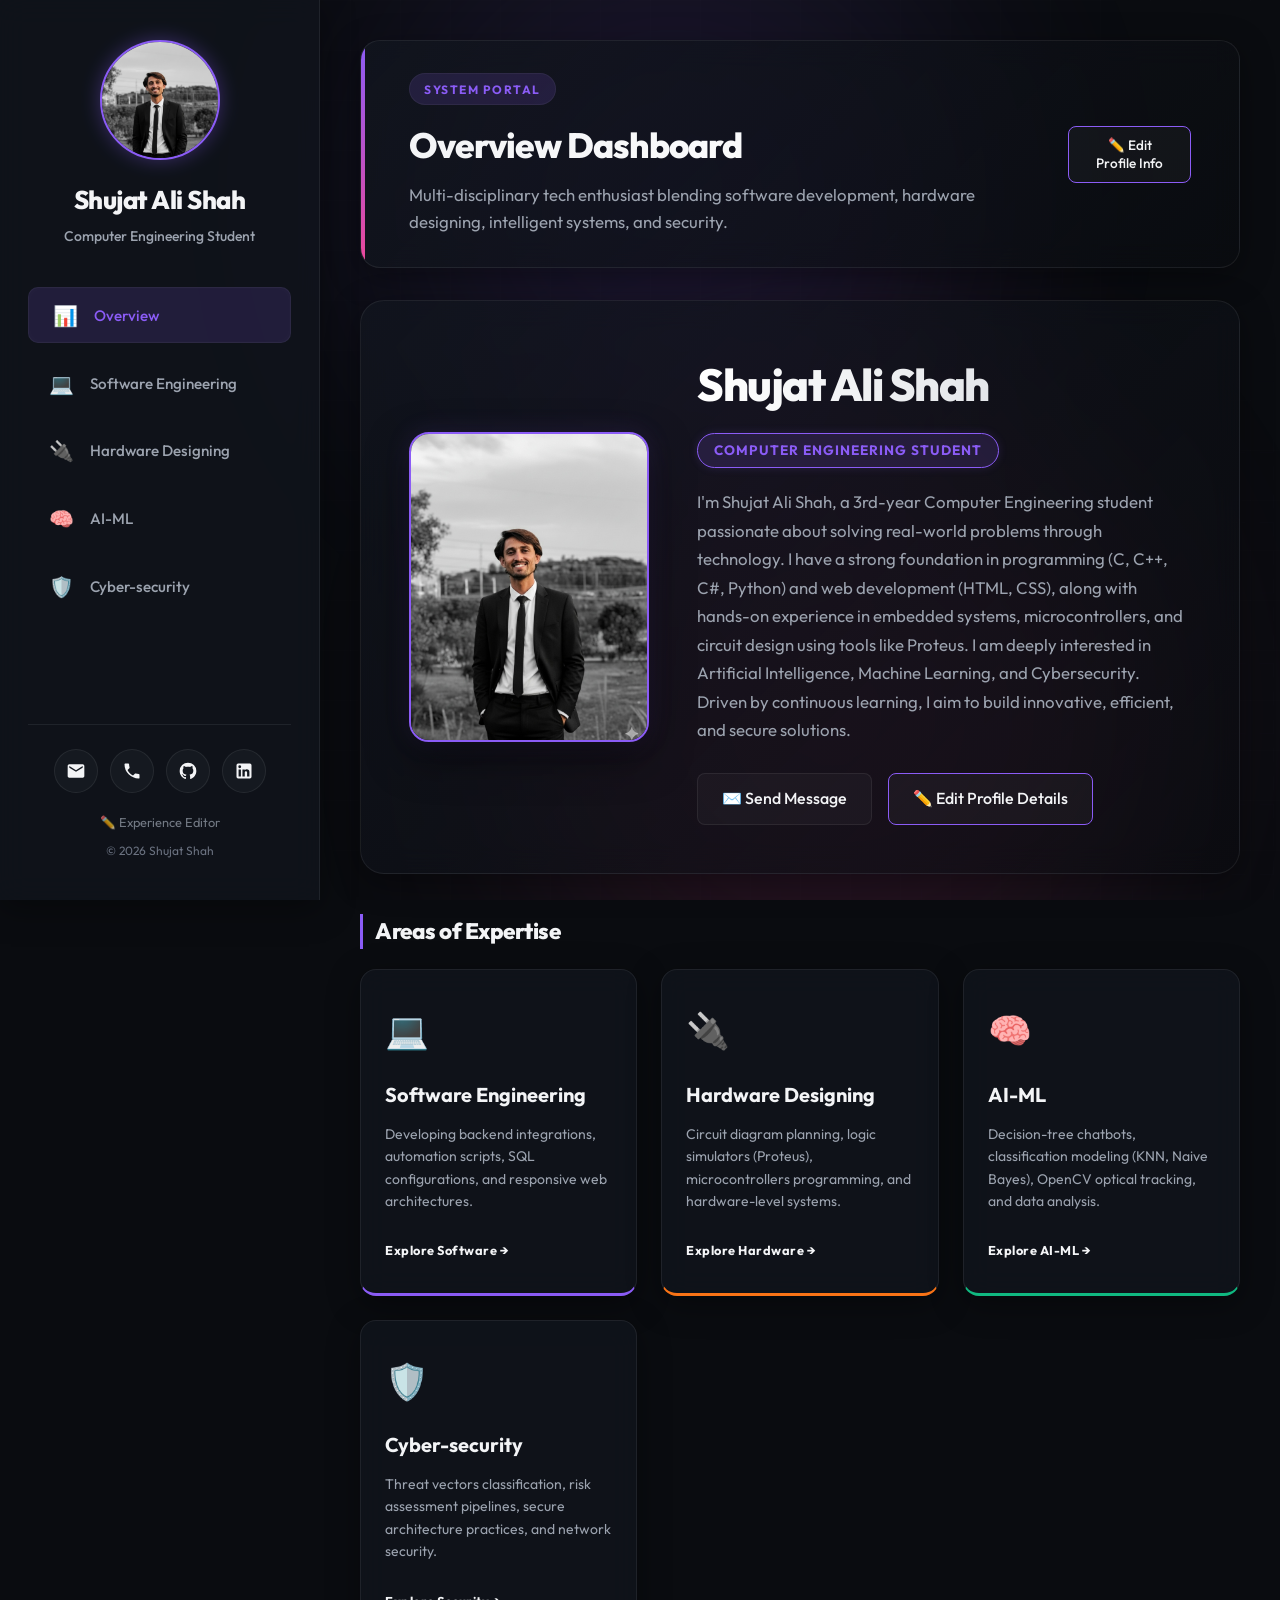
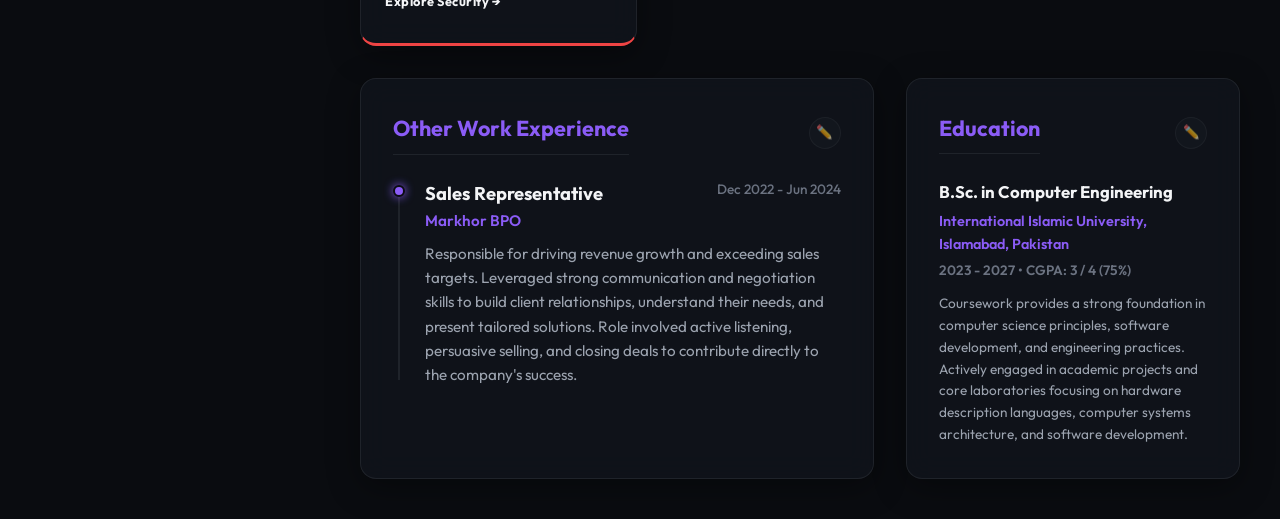
<file: index.html>
<!DOCTYPE html>
<html lang="en" data-theme="portal">
<head>
  <meta charset="UTF-8">
  <meta name="viewport" content="width=device-width, initial-scale=1.0">
  <title>Shujat Ali Shah | Professional Portfolio</title>
  <meta name="description" content="Professional portfolio of Shujat Ali Shah, a Computer Engineering student specializing in Software Engineering, Hardware Designing, AI-ML, and Cyber-security.">
  
  <!-- Google Fonts for Each Field -->
  <link rel="preconnect" href="https://fonts.googleapis.com">
  <link rel="preconnect" href="https://fonts.gstatic.com" crossorigin>
  <link href="https://fonts.googleapis.com/css2?family=JetBrains+Mono:wght@300;400;600;700&family=Orbitron:wght@400;600;800;900&family=Outfit:wght@300;400;500;700;800&family=Playfair+Display:ital,wght@0,400;0,700;1,400&family=VT323&display=swap" rel="stylesheet">
  
  <link rel="stylesheet" href="style.css">
</head>
<body>

  <!-- Background Watermark Container -->
  <div class="background-watermark" id="bg-watermark">
    <div class="watermark-svg-container" id="watermark-svg-container"></div>
    <div class="background-grid"></div>
    <div class="glowing-orb orb-1"></div>
    <div class="glowing-orb orb-2"></div>
  </div>

  <div class="portfolio-container">
    
    <!-- Sidebar Navigation -->
    <aside class="sidebar glass">
      <div class="profile-section">
        <div class="avatar-container">
          <div class="avatar-glow"></div>
          <!-- Avatar container referencing profile.png -->
          <div class="avatar-image">
            <img src="profile.png" alt="Shujat Ali Shah" class="avatar-img-round">
          </div>
        </div>
        <h1 class="profile-name" id="user-name">Shujat Ali Shah</h1>
        <p class="profile-subtitle" id="user-title">Computer Engineering Student</p>
      </div>

      <!-- Navigation Links -->
      <nav class="nav-menu">
        <button class="nav-item active" data-tab="portal" id="nav-portal">
          <span class="nav-icon">📊</span>
          <span class="nav-text">Overview</span>
        </button>
        <button class="nav-item" data-tab="software" id="nav-software">
          <span class="nav-icon">💻</span>
          <span class="nav-text">Software Engineering</span>
        </button>
        <button class="nav-item" data-tab="hardware" id="nav-hardware">
          <span class="nav-icon">🔌</span>
          <span class="nav-text">Hardware Designing</span>
        </button>
        <button class="nav-item" data-tab="ai-ml" id="nav-ai-ml">
          <span class="nav-icon">🧠</span>
          <span class="nav-text">AI-ML</span>
        </button>
        <button class="nav-item" data-tab="cybersecurity" id="nav-cybersecurity">
          <span class="nav-icon">🛡️</span>
          <span class="nav-text">Cyber-security</span>
        </button>
      </nav>

      <!-- Contact Quick Info -->
      <div class="sidebar-contact">
        <a href="mailto:shahshujatali072@gmail.com" class="contact-btn glass-button" id="contact-email" title="Email Me">
          <svg class="icon" viewBox="0 0 24 24"><path fill="currentColor" d="M20,4H4C2.9,4 2,4.9 2,6V18C2,19.1 2.9,20 4,20H20C21.1,20 22,19.1 22,18V6C22,4.9 21.1,4 20,4M20,8L12,13L4,8V6L12,11L20,6V8Z"/></svg>
        </a>
        <a href="tel:+923495193875" class="contact-btn glass-button" id="contact-phone" title="Call Me">
          <svg class="icon" viewBox="0 0 24 24"><path fill="currentColor" d="M6.62,10.79C8.06,13.62 10.38,15.94 13.21,17.38L15.41,15.18C15.69,14.9 16.08,14.82 16.43,14.93C17.55,15.3 18.75,15.5 20,15.5A1,1 0 0,1 21,16.5V20A1,1 0 0,1 20,21A17,17 0 0,1 3,4A1,1 0 0,1 4,3H7.5A1,1 0 0,1 8.5,4C8.5,5.25 8.7,6.45 9.07,7.57C9.18,7.92 9.1,8.31 8.82,8.59L6.62,10.79Z"/></svg>
        </a>
        <a href="https://github.com" target="_blank" rel="noopener" class="contact-btn glass-button" id="contact-github" title="GitHub">
          <svg class="icon" viewBox="0 0 24 24"><path fill="currentColor" d="M12,2A10,10 0 0,0 2,12C2,16.42 4.87,20.17 8.84,21.5C9.34,21.58 9.5,21.27 9.5,21C9.5,20.77 9.5,20.14 9.5,19.31C6.73,19.91 6.14,17.97 6.14,17.97C5.68,16.81 5.03,16.5 5.03,16.5C4.12,15.88 5.1,15.9 5.1,15.9C6.1,15.97 6.63,16.93 6.63,16.93C7.5,18.45 8.97,18 9.54,17.76C9.63,17.11 9.89,16.67 10.17,16.42C7.95,16.17 5.62,15.31 5.62,11.5C5.62,10.39 6,9.5 6.65,8.79C6.55,8.54 6.2,7.5 6.75,6.15C6.75,6.15 7.59,5.88 9.5,7.17C10.29,6.95 11.15,6.84 12,6.84C12.85,6.84 13.71,6.95 14.5,7.17C16.41,5.88 17.24,6.15 17.24,6.15C17.8,7.5 17.45,8.54 17.35,8.79C18,9.5 18.38,10.39 18.38,11.5C18.38,15.32 16.04,16.16 13.81,16.41C14.17,16.72 14.5,17.33 14.5,18.26C14.5,19.6 14.5,20.68 14.5,21C14.5,21.27 14.66,21.59 15.17,21.5C19.14,20.16 22,16.42 22,12A10,10 0 0,0 12,2Z"/></svg>
        </a>
        <a href="https://linkedin.com" target="_blank" rel="noopener" class="contact-btn glass-button" id="contact-linkedin" title="LinkedIn">
          <svg class="icon" viewBox="0 0 24 24"><path fill="currentColor" d="M19,3A2,2 0 0,1 21,5V19A2,2 0 0,1 19,21H5A2,2 0 0,1 3,19V5A2,2 0 0,1 5,3H19M18.5,18.5V13.2A3.26,3.26 0 0,0 15.24,9.94C14.39,9.94 13.4,10.4 12.92,11.24V10.13H10.13V18.5H12.92V13.57C12.92,12.8 13.54,12.17 14.31,12.17A1.4,1.4 0 0,1 15.71,13.57V18.5H18.5M6.88,8.56A1.68,1.68 0 0,0 8.56,6.88C8.56,5.95 7.81,5.19 6.88,5.19A1.69,1.69 0 0,0 5.19,6.88C5.19,7.81 5.95,8.56 6.88,8.56M8.27,18.5V10.13H5.5V18.5H8.27Z"/></svg>
        </a>
      </div>

      <!-- Footer Info -->
      <div class="sidebar-footer">
        <a href="admin.html" class="admin-link">✏️ Experience Editor</a>
        <div class="credits">© 2026 Shujat Shah</div>
      </div>
    </aside>

    <!-- Mobile Header -->
    <header class="mobile-header glass">
      <div class="mobile-profile">
        <span class="mobile-name">Shujat Ali Shah</span>
      </div>
      <button class="hamburger-menu" id="hamburger">
        <span></span>
        <span></span>
        <span></span>
      </button>
    </header>

    <!-- Main Content Panel -->
    <main class="main-content">
      
      <!-- HEADER METRICS / FIELD DETAILS -->
      <section class="field-header-section glass">
        <div class="field-info-row">
          <div class="field-info">
            <span class="field-badge" id="active-field-badge">System Portal</span>
            <h2 class="field-title" id="active-field-title">Overview Dashboard</h2>
            <p class="field-tagline" id="active-field-tagline">Multi-disciplinary tech enthusiast blending software development, hardware designing, intelligent systems, and security.</p>
          </div>
          <!-- Edit button that dynamically links based on page context -->
          <div class="field-actions" id="header-action-container">
            <button onclick="editCurrentView()" class="glass-button edit-action-btn">✏️ Edit Profile Info</button>
          </div>
        </div>
      </section>

      <!-- DYNAMIC CONTENT SECTIONS -->
      <div class="content-body">
        
        <!-- ================= OVERVIEW PORTAL VIEW ================= -->
        <div class="tab-view active" id="view-portal">
          
          <!-- Large Portrait Front Hero Section -->
          <div class="portal-hero glass">
            <div class="hero-image-frame">
              <img src="profile.png" alt="Shujat Ali Shah" class="hero-profile-pic">
              <div class="hero-image-glow"></div>
            </div>
            <div class="hero-details">
              <h2 class="hero-name">Shujat Ali Shah</h2>
              <div class="hero-badge">Computer Engineering Student</div>
              <p class="hero-summary" id="portal-summary"></p>
              <div class="hero-contact-row">
                <a href="mailto:shahshujatali072@gmail.com" class="glass-button">✉️ Send Message</a>
                <a href="admin.html#panel-profile" class="glass-button" style="border-color: var(--accent);">✏️ Edit Profile Details</a>
              </div>
            </div>
          </div>

          <!-- Expertise Grid -->
          <h3 class="portal-section-title mt-4">Areas of Expertise</h3>
          <div class="portal-grid">
            <!-- Software Card -->
            <div class="portal-card glass hover-card-ai" onclick="switchTab('software')">
              <div class="card-icon">💻</div>
              <h3>Software Engineering</h3>
              <p>Developing backend integrations, automation scripts, SQL configurations, and responsive web architectures.</p>
              <span class="card-explore-btn">Explore Software →</span>
            </div>

            <!-- Hardware Card -->
            <div class="portal-card glass hover-card-embedded" onclick="switchTab('hardware')">
              <div class="card-icon">🔌</div>
              <h3>Hardware Designing</h3>
              <p>Circuit diagram planning, logic simulators (Proteus), microcontrollers programming, and hardware-level systems.</p>
              <span class="card-explore-btn">Explore Hardware →</span>
            </div>

            <!-- AI-ML Card -->
            <div class="portal-card glass hover-card-cyber" onclick="switchTab('ai-ml')">
              <div class="card-icon">🧠</div>
              <h3>AI-ML</h3>
              <p>Decision-tree chatbots, classification modeling (KNN, Naive Bayes), OpenCV optical tracking, and data analysis.</p>
              <span class="card-explore-btn">Explore AI-ML →</span>
            </div>

            <!-- Cybersecurity Card -->
            <div class="portal-card glass hover-card-sales" onclick="switchTab('cybersecurity')">
              <div class="card-icon">🛡️</div>
              <h3>Cyber-security</h3>
              <p>Threat vectors classification, risk assessment pipelines, secure architecture practices, and network security.</p>
              <span class="card-explore-btn">Explore Security →</span>
            </div>
          </div>

          <!-- Split Row: Other Work Experience & Education -->
          <div class="two-column-layout mt-4">
            
            <!-- Other Work Experience Section -->
            <div class="main-column">
              <div class="card glass section-card height-100">
                <div class="section-title-row">
                  <h3 class="section-heading">Other Work Experience</h3>
                  <a href="admin.html#panel-experiences" class="glass-button btn-small edit-icon-btn" title="Edit Other Experiences">✏️</a>
                </div>
                <div class="timeline" id="portal-other-experience">
                  <!-- Injected via JavaScript (Markhor BPO) -->
                </div>
              </div>
            </div>

            <!-- Global Education Section -->
            <div class="sidebar-column">
              <div class="card glass section-card height-100">
                <div class="section-title-row">
                  <h3 class="section-heading">Education</h3>
                  <a href="admin.html#panel-experiences" class="glass-button btn-small edit-icon-btn" title="Edit Education details">✏️</a>
                </div>
                <div class="education-timeline" id="portal-education">
                  <!-- Injected via JavaScript -->
                </div>
              </div>
            </div>

          </div>
        </div>

        <!-- ================= DYNAMIC FIELD DETAILS VIEW ================= -->
        <div class="tab-view" id="view-field">
          
          <div class="two-column-layout">
            <!-- Left Side: Experience & Projects -->
            <div class="main-column">
              
              <!-- Focus Card -->
              <div class="card glass mb-4 section-card">
                <div class="section-title-row">
                  <h3 class="section-heading">Focus Area</h3>
                  <!-- Option edit button that goes specifically to update section details -->
                  <a id="btn-edit-focus" href="admin.html#panel-profile" class="glass-button btn-small" style="font-size:0.75rem;">✏️ Edit Focus</a>
                </div>
                <p id="field-summary-description"></p>
              </div>

              <!-- Experiences Section -->
              <div class="card glass mb-4 section-card">
                <div class="section-title-row">
                  <h3 class="section-heading">Experience</h3>
                  <a id="btn-edit-exp" href="admin.html#panel-experiences" class="glass-button btn-small" style="font-size:0.75rem;">✏️ Edit Experiences</a>
                </div>
                <div class="timeline" id="field-experience-timeline">
                  <!-- Injected via JavaScript -->
                </div>
              </div>

              <!-- Projects Section -->
              <div class="card glass mb-4 section-card">
                <div class="section-title-row">
                  <h3 class="section-heading">Featured Projects</h3>
                  <a id="btn-edit-proj" href="admin.html#panel-projects" class="glass-button btn-small" style="font-size:0.75rem;">✏️ Manage Projects</a>
                </div>
                <div class="projects-grid" id="field-projects-grid">
                  <!-- Injected via JavaScript -->
                </div>
              </div>

            </div>

            <!-- Right Side: Skills, Certifications, Education -->
            <div class="sidebar-column">
              
              <!-- Skills Card -->
              <div class="card glass mb-4 section-card">
                <h3 class="section-heading">Field Skills</h3>
                <div class="skills-tags" id="field-skills-tags">
                  <!-- Injected via JavaScript -->
                </div>
              </div>

              <!-- Certifications Card -->
              <div class="card glass mb-4 section-card">
                <div class="section-title-row">
                  <h3 class="section-heading">Certifications</h3>
                  <a id="btn-edit-cert" href="admin.html#panel-certs" class="glass-button btn-small" style="font-size:0.75rem;">✏️ Edit Certs</a>
                </div>
                <div class="certifications-list" id="field-certifications-list">
                  <!-- Injected via JavaScript -->
                </div>
              </div>

              <!-- Education Card (Global but tagged) -->
              <div class="card glass mb-4 section-card">
                <div class="section-title-row">
                  <h3 class="section-heading">Education</h3>
                </div>
                <div id="field-education-details">
                  <!-- Injected via JavaScript -->
                </div>
              </div>

            </div>
          </div>

        </div>

      </div>

    </main>

  </div>

  <script src="app.js"></script>
</body>
</html>
</file>
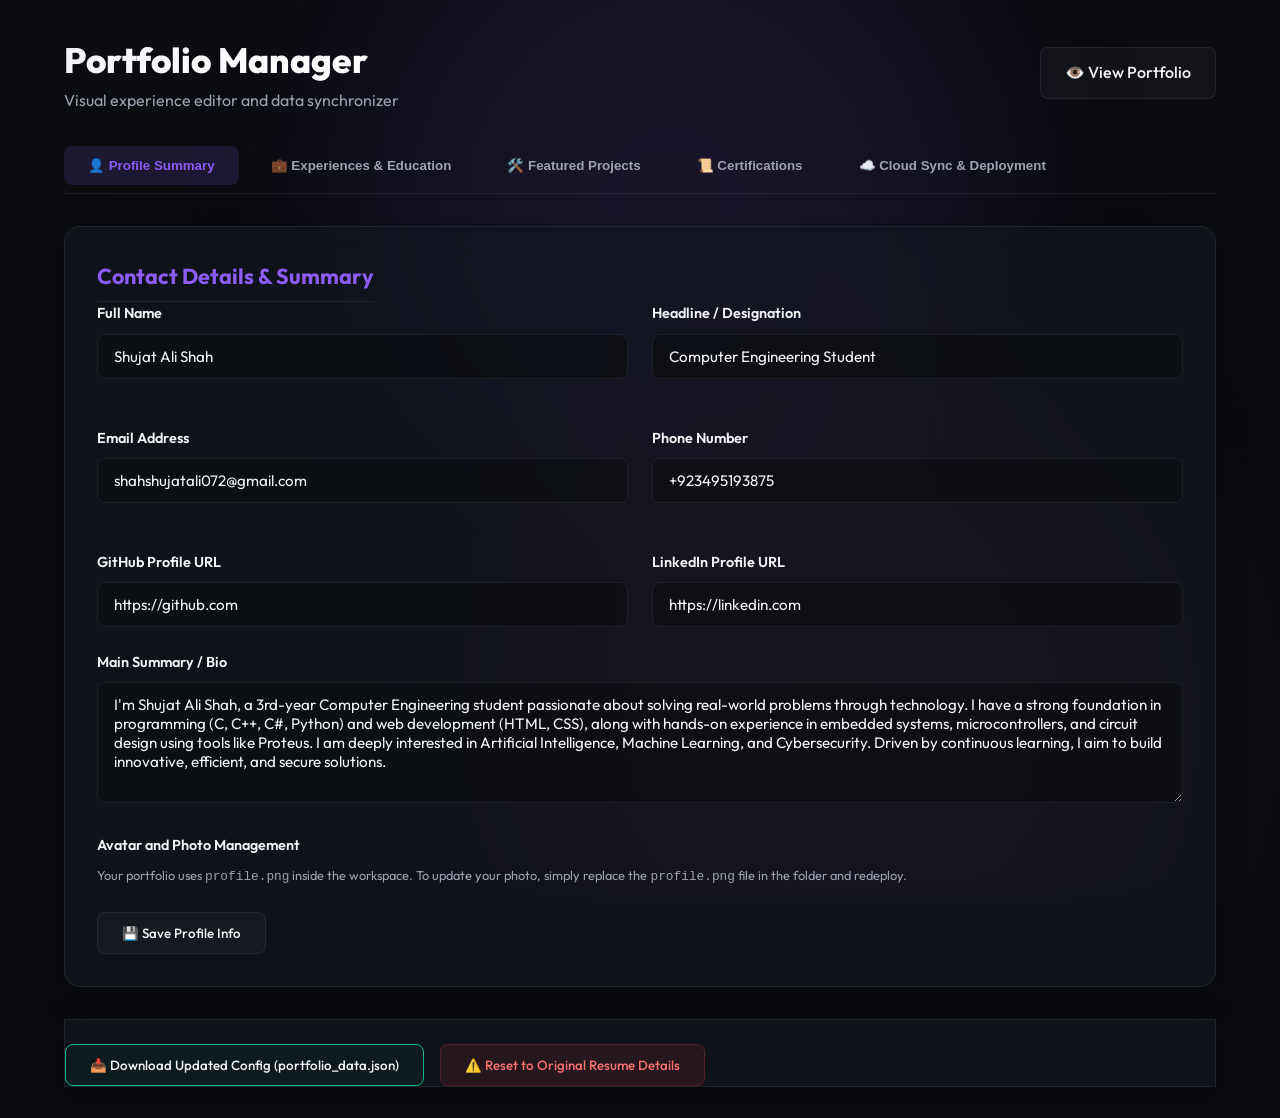
<file: admin.html>
<!DOCTYPE html>
<html lang="en">
<head>
  <meta charset="UTF-8">
  <meta name="viewport" content="width=device-width, initial-scale=1.0">
  <title>Portfolio Manager | Shujat Ali Shah</title>
  
  <!-- Fonts -->
  <link rel="preconnect" href="https://fonts.googleapis.com">
  <link rel="preconnect" href="https://fonts.gstatic.com" crossorigin>
  <link href="https://fonts.googleapis.com/css2?family=Outfit:wght@300;400;500;700;800&display=swap" rel="stylesheet">
  
  <link rel="stylesheet" href="style.css">
  <style>
    /* Admin specific overrides */
    :root {
      --accent: #8b5cf6;
      --accent-secondary: #ec4899;
      --accent-glow: rgba(139, 92, 246, 0.15);
      --font-family: 'Outfit', sans-serif;
    }
    
    .admin-container {
      max-width: 1200px;
      margin: 2rem auto;
      padding: 0 1.5rem;
    }
    
    .admin-header {
      display: flex;
      justify-content: space-between;
      align-items: center;
      margin-bottom: 2rem;
      flex-wrap: wrap;
      gap: 1rem;
    }
    
    .admin-title-area h1 {
      font-size: 2.2rem;
      font-weight: 800;
      background: linear-gradient(to right, var(--text-primary), #ffffff);
      -webkit-background-clip: text;
      -webkit-text-fill-color: transparent;
    }
    
    .admin-title-area p {
      color: var(--text-secondary);
      font-size: 1rem;
    }
    
    .admin-tabs {
      display: flex;
      gap: 0.5rem;
      border-bottom: 1px solid var(--glass-border);
      margin-bottom: 2rem;
      overflow-x: auto;
      padding-bottom: 0.5rem;
    }
    
    .admin-tab-btn {
      background: transparent;
      border: none;
      color: var(--text-secondary);
      padding: 0.75rem 1.5rem;
      font-weight: 600;
      cursor: pointer;
      border-radius: 8px;
      transition: all 0.3s;
      white-space: nowrap;
    }
    
    .admin-tab-btn:hover {
      color: var(--text-primary);
      background: rgba(255, 255, 255, 0.02);
    }
    
    .admin-tab-btn.active {
      color: var(--accent);
      background: var(--accent-glow);
    }
    
    .admin-panel-view {
      display: none;
    }
    
    .admin-panel-view.active {
      display: block;
    }
    
    /* Forms styling */
    .form-group {
      margin-bottom: 1.5rem;
    }
    
    label {
      display: block;
      color: var(--text-primary);
      font-weight: 600;
      margin-bottom: 0.5rem;
      font-size: 0.9rem;
    }
    
    input[type="text"],
    input[type="email"],
    input[type="tel"],
    textarea,
    select {
      width: 100%;
      background: rgba(10, 12, 16, 0.6);
      border: 1px solid var(--glass-border);
      color: var(--text-primary);
      padding: 0.75rem 1rem;
      border-radius: 8px;
      font-family: inherit;
      font-size: 0.95rem;
      transition: border-color 0.3s, box-shadow 0.3s;
    }
    
    input[type="text"]:focus,
    input[type="email"]:focus,
    input[type="tel"]:focus,
    textarea:focus,
    select:focus {
      outline: none;
      border-color: var(--accent);
      box-shadow: 0 0 8px var(--accent-glow);
    }
    
    textarea {
      resize: vertical;
      min-height: 100px;
    }
    
    .checkbox-group {
      display: flex;
      flex-wrap: wrap;
      gap: 1.5rem;
      background: rgba(10, 12, 16, 0.3);
      padding: 1rem;
      border-radius: 8px;
      border: 1px solid var(--glass-border);
    }
    
    .checkbox-label {
      display: flex;
      align-items: center;
      gap: 0.5rem;
      cursor: pointer;
      font-weight: 500;
    }
    
    .checkbox-label input {
      accent-color: var(--accent);
      width: 18px;
      height: 18px;
    }
    
    .admin-grid {
      display: grid;
      grid-template-columns: 1fr 1fr;
      gap: 1.5rem;
    }
    
    @media (max-width: 768px) {
      .admin-grid {
        grid-template-columns: 1fr;
      }
    }
    
    /* Control Toolbar */
    .toolbar-actions {
      display: flex;
      gap: 1rem;
      flex-wrap: wrap;
      margin-top: 2rem;
      padding-top: 1.5rem;
      border-top: 1px solid var(--glass-border);
    }
    
    /* CRUD Lists */
    .crud-list {
      display: flex;
      flex-direction: column;
      gap: 1rem;
      margin-bottom: 2rem;
    }
    
    .crud-item {
      display: flex;
      justify-content: space-between;
      align-items: center;
      padding: 1rem 1.5rem;
      background: rgba(255, 255, 255, 0.02);
      border: 1px solid var(--glass-border);
      border-radius: 8px;
      gap: 1rem;
    }
    
    .crud-item-info {
      flex-grow: 1;
    }
    
    .crud-item-title {
      font-weight: 700;
      font-size: 1rem;
    }
    
    .crud-item-subtitle {
      font-size: 0.85rem;
      color: var(--text-secondary);
    }
    
    .crud-item-actions {
      display: flex;
      gap: 0.5rem;
    }
    
    .btn-small {
      padding: 0.4rem 0.8rem;
      font-size: 0.8rem;
      border-radius: 6px;
    }
    
    .btn-danger {
      background: rgba(239, 68, 68, 0.1);
      border-color: rgba(239, 68, 68, 0.2);
      color: #f87171;
    }
    
    .btn-danger:hover {
      background: rgba(239, 68, 68, 0.2);
      border-color: #ef4444;
      box-shadow: 0 0 10px rgba(239, 68, 68, 0.15);
    }
    
    .sync-card {
      border-left: 4px solid var(--accent);
    }
    
    .status-indicator {
      display: inline-block;
      width: 10px;
      height: 10px;
      border-radius: 50%;
      background: #10b981;
      margin-right: 0.5rem;
    }
    
    .status-indicator.offline {
      background: #ef4444;
    }
  </style>
</head>
<body>

  <!-- Floating Glow Orbs -->
  <div class="background-watermark">
    <div class="background-grid"></div>
    <div class="glowing-orb orb-1"></div>
    <div class="glowing-orb orb-2"></div>
  </div>

  <div class="admin-container">
    
    <!-- Header -->
    <header class="admin-header">
      <div class="admin-title-area">
        <h1>Portfolio Manager</h1>
        <p>Visual experience editor and data synchronizer</p>
      </div>
      <div class="header-buttons">
        <a href="index.html" class="glass-button">👁️ View Portfolio</a>
      </div>
    </header>

    <!-- Tabs Navigation -->
    <div class="admin-tabs">
      <button class="admin-tab-btn active" id="tab-btn-profile" data-target="panel-profile">👤 Profile Summary</button>
      <button class="admin-tab-btn" id="tab-btn-experiences" data-target="panel-experiences">💼 Experiences & Education</button>
      <button class="admin-tab-btn" id="tab-btn-projects" data-target="panel-projects">🛠️ Featured Projects</button>
      <button class="admin-tab-btn" id="tab-btn-certs" data-target="panel-certs">📜 Certifications</button>
      <button class="admin-tab-btn" id="tab-btn-sync" data-target="panel-sync">☁️ Cloud Sync & Deployment</button>
    </div>

    <!-- MAIN EDITING PANELS -->
    <main class="admin-content">
      
      <!-- ================= PROFILE TAB ================= -->
      <div class="admin-panel-view active" id="panel-profile">
        <div class="card glass section-card">
          <h3 class="section-heading">Contact Details & Summary</h3>
          <form id="form-profile">
            <div class="admin-grid">
              <div class="form-group">
                <label for="prof-name">Full Name</label>
                <input type="text" id="prof-name" required>
              </div>
              <div class="form-group">
                <label for="prof-title">Headline / Designation</label>
                <input type="text" id="prof-title" required>
              </div>
              <div class="form-group">
                <label for="prof-email">Email Address</label>
                <input type="email" id="prof-email" required>
              </div>
              <div class="form-group">
                <label for="prof-phone">Phone Number</label>
                <input type="text" id="prof-phone" required>
              </div>
              <div class="form-group">
                <label for="prof-github">GitHub Profile URL</label>
                <input type="text" id="prof-github">
              </div>
              <div class="form-group">
                <label for="prof-linkedin">LinkedIn Profile URL</label>
                <input type="text" id="prof-linkedin">
              </div>
            </div>
            <div class="form-group">
              <label for="prof-summary">Main Summary / Bio</label>
              <textarea id="prof-summary" rows="5" required></textarea>
            </div>
            <div class="form-group">
              <label>Avatar and Photo Management</label>
              <p style="font-size:0.8rem; color:var(--text-secondary);">Your portfolio uses <code>profile.png</code> inside the workspace. To update your photo, simply replace the <code>profile.png</code> file in the folder and redeploy.</p>
            </div>
            <button type="submit" class="glass-button">💾 Save Profile Info</button>
          </form>
        </div>
      </div>

      <!-- ================= EXPERIENCES TAB ================= -->
      <div class="admin-panel-view" id="panel-experiences">
        <div class="card glass section-card mb-4">
          <h3 class="section-heading">Existing Experiences</h3>
          <div class="crud-list" id="list-experiences">
            <!-- Loaded dynamically -->
          </div>
        </div>

        <div class="card glass section-card">
          <h3 class="section-heading" id="exp-form-title">➕ Add New Experience</h3>
          <form id="form-experience">
            <input type="hidden" id="exp-id">
            <div class="admin-grid">
              <div class="form-group">
                <label for="exp-role">Role / Position Title</label>
                <input type="text" id="exp-role" required placeholder="e.g. Engineer">
              </div>
              <div class="form-group">
                <label for="exp-company">Company / Institution</label>
                <input type="text" id="exp-company" required placeholder="e.g. Decodelabs">
              </div>
              <div class="form-group">
                <label for="exp-duration">Duration / Timeframe</label>
                <input type="text" id="exp-duration" required placeholder="e.g. May 2026 - Jun 2026">
              </div>
              <div class="form-group">
                <label for="exp-location">Location (Optional)</label>
                <input type="text" id="exp-location" placeholder="e.g. Islamabad, Pakistan (Remote)">
              </div>
            </div>
            
            <div class="form-group">
              <label>Associated Portfolio Fields (Where should this appear?)</label>
              <div class="checkbox-group">
                <label class="checkbox-label"><input type="checkbox" name="exp-fields" value="software"> 💻 Software Engineering</label>
                <label class="checkbox-label"><input type="checkbox" name="exp-fields" value="hardware"> 🔌 Hardware Designing</label>
                <label class="checkbox-label"><input type="checkbox" name="exp-fields" value="ai-ml"> 🧠 AI-ML</label>
                <label class="checkbox-label"><input type="checkbox" name="exp-fields" value="cybersecurity"> 🛡️ Cyber-security</label>
                <label class="checkbox-label"><input type="checkbox" name="exp-fields" value="other"> 💼 Other Work Experience</label>
              </div>
            </div>

            <div class="form-group">
              <label for="exp-desc">Job Description / Key Outcomes</label>
              <textarea id="exp-desc" rows="4" required placeholder="Describe your duties, frameworks used, and achievements..."></textarea>
            </div>
            
            <div style="display:flex; gap:1rem;">
              <button type="submit" class="glass-button" id="btn-exp-submit">➕ Add Experience</button>
              <button type="button" class="glass-button btn-danger" id="btn-exp-cancel" style="display:none;">Cancel Edit</button>
            </div>
          </form>
        </div>
      </div>

      <!-- ================= PROJECTS TAB ================= -->
      <div class="admin-panel-view" id="panel-projects">
        <div class="card glass section-card mb-4">
          <h3 class="section-heading">Existing Projects</h3>
          <div class="crud-list" id="list-projects">
            <!-- Loaded dynamically -->
          </div>
        </div>

        <div class="card glass section-card">
          <h3 class="section-heading" id="proj-form-title">➕ Add New Project</h3>
          <form id="form-project">
            <input type="hidden" id="proj-id">
            <div class="admin-grid">
              <div class="form-group">
                <label for="proj-title">Project Title</label>
                <input type="text" id="proj-title" required placeholder="e.g. Gesture Canvas">
              </div>
              <div class="form-group">
                <label for="proj-duration">Duration / Date Completed</label>
                <input type="text" id="proj-duration" required placeholder="e.g. Apr 2025 - Jun 2025">
              </div>
              <div class="form-group" style="grid-column: span 2;">
                <label for="proj-tech">Technologies Used (comma separated)</label>
                <input type="text" id="proj-tech" required placeholder="e.g. Python, OpenCV, NumPy">
              </div>
            </div>
            
            <div class="form-group">
              <label>Associated Portfolio Fields (Where should this appear?)</label>
              <div class="checkbox-group">
                <label class="checkbox-label"><input type="checkbox" name="proj-fields" value="software"> 💻 Software Engineering</label>
                <label class="checkbox-label"><input type="checkbox" name="proj-fields" value="hardware"> 🔌 Hardware Designing</label>
                <label class="checkbox-label"><input type="checkbox" name="proj-fields" value="ai-ml"> 🧠 AI-ML</label>
                <label class="checkbox-label"><input type="checkbox" name="proj-fields" value="cybersecurity"> 🛡️ Cyber-security</label>
              </div>
            </div>

            <div class="form-group">
              <label sku for="proj-desc">Project Description</label>
              <textarea id="proj-desc" rows="4" required placeholder="Detail the purpose, your implementations, and operational efficiencies gained..."></textarea>
            </div>
            
            <div style="display:flex; gap:1rem;">
              <button type="submit" class="glass-button" id="btn-proj-submit">➕ Add Project</button>
              <button type="button" class="glass-button btn-danger" id="btn-proj-cancel" style="display:none;">Cancel Edit</button>
            </div>
          </form>
        </div>
      </div>

      <!-- ================= CERTIFICATIONS TAB ================= -->
      <div class="admin-panel-view" id="panel-certs">
        <div class="card glass section-card mb-4">
          <h3 class="section-heading">Existing Certifications</h3>
          <div class="crud-list" id="list-certs">
            <!-- Loaded dynamically -->
          </div>
        </div>

        <div class="card glass section-card">
          <h3 class="section-heading" id="cert-form-title">➕ Add New Certification</h3>
          <form id="form-certification">
            <input type="hidden" id="cert-id">
            <div class="admin-grid">
              <div class="form-group">
                <label for="cert-title">Certificate Title</label>
                <input type="text" id="cert-title" required placeholder="e.g. Google Cybersecurity Foundations">
              </div>
              <div class="form-group">
                <label for="cert-provider">Issuing Organization</label>
                <input type="text" id="cert-provider" required placeholder="e.g. Coursera / Google">
              </div>
              <div class="form-group">
                <label for="cert-date">Date Issued</label>
                <input type="text" id="cert-date" required placeholder="e.g. October 2024">
              </div>
            </div>
            
            <div class="form-group">
              <label>Associated Portfolio Fields (Where should this appear?)</label>
              <div class="checkbox-group">
                <label class="checkbox-label"><input type="checkbox" name="cert-fields" value="software"> 💻 Software Engineering</label>
                <label class="checkbox-label"><input type="checkbox" name="cert-fields" value="hardware"> 🔌 Hardware Designing</label>
                <label class="checkbox-label"><input type="checkbox" name="cert-fields" value="ai-ml"> 🧠 AI-ML</label>
                <label class="checkbox-label"><input type="checkbox" name="cert-fields" value="cybersecurity"> 🛡️ Cyber-security</label>
              </div>
            </div>

            <div class="form-group">
              <label for="cert-desc">Certification Summary</label>
              <textarea id="cert-desc" rows="3" required placeholder="Outline key topics learned and skills validated by this course..."></textarea>
            </div>
            
            <div style="display:flex; gap:1rem;">
              <button type="submit" class="glass-button" id="btn-cert-submit">➕ Add Certification</button>
              <button type="button" class="glass-button btn-danger" id="btn-cert-cancel" style="display:none;">Cancel Edit</button>
            </div>
          </form>
        </div>
      </div>

      <!-- ================= CLOUD SYNC TAB ================= -->
      <div class="admin-panel-view" id="panel-sync">
        <div class="card glass section-card sync-card mb-4">
          <h3 class="section-heading">Database Synchronization Mode</h3>
          <p class="mb-4">By default, updates are saved to the browser's <code>localStorage</code> (for instant viewing) and exported as a file. If you would like your website to update dynamically on the internet without redeploying code, you can connect a free <strong>Firebase Realtime Database</strong>.</p>
          
          <form id="form-firebase-sync">
            <div class="admin-grid">
              <div class="form-group" style="grid-column: span 2;">
                <label for="fb-url">Firebase Database URL (Optional)</label>
                <input type="text" id="fb-url" placeholder="https://your-project-id-default-rtdb.firebaseio.com/">
              </div>
              <div class="form-group">
                <label for="fb-key">API Key</label>
                <input type="text" id="fb-key" placeholder="AIzaSy...">
              </div>
              <div class="form-group">
                <label for="fb-domain">Auth Domain</label>
                <input type="text" id="fb-domain" placeholder="your-project-id.firebaseapp.com">
              </div>
            </div>
            
            <div class="mb-4">
              <span class="status-indicator offline" id="db-status-dot"></span>
              <span id="db-status-text">Not Connected (Using local storage mode)</span>
            </div>
            
            <button type="submit" class="glass-button">🔗 Save Database Connection</button>
            <button type="button" class="glass-button btn-danger" id="btn-clear-db" style="display:none;">Disconnect Database</button>
          </form>
        </div>

        <div class="card glass section-card">
          <h3 class="section-heading">Redeployment Guide</h3>
          <p class="mb-4">If you are using the static file mode, follow these steps to upload your changes permanently to the internet:</p>
          <ol style="margin-left: 1.5rem; display: flex; flex-direction: column; gap: 0.5rem;" class="mb-4">
            <li>Click <strong>"Download Updated Config"</strong> below to download your new <code>portfolio_data.json</code> file.</li>
            <li>Replace the old <code>portfolio_data.json</code> inside your local portfolio folder with this downloaded file.</li>
            <li>Run the firebase deployment script in your terminal to sync files to your hosting server.</li>
          </ol>
        </div>
      </div>

    </main>

    <!-- Master Toolbar Action Buttons -->
    <div class="toolbar-actions card glass">
      <button class="glass-button" id="btn-export-json" style="border-color: #10b981; background: rgba(16,185,129,0.05);">📥 Download Updated Config (portfolio_data.json)</button>
      <button class="glass-button btn-danger" id="btn-reset-data">⚠️ Reset to Original Resume Details</button>
    </div>

  </div>

  <script src="admin.js"></script>
</body>
</html>
</file>
<file: style.css>
/* ==========================================================================
   SHUJAT PORTFOLIO - CORE DESIGN SYSTEM & STYLESHEET
   ========================================================================== */

/* 1. Global Reset & Theme Variables */
:root {
  --bg-dark: #0a0c10;
  --bg-panel: rgba(18, 22, 31, 0.7);
  --bg-panel-solid: #12161f;
  --bg-card: rgba(26, 32, 46, 0.45);
  --text-primary: #f3f4f6;
  --text-secondary: #9ca3af;
  --text-muted: #6b7280;
  
  --glass-border: rgba(255, 255, 255, 0.07);
  --glass-shine: rgba(255, 255, 255, 0.03);
  --transition-speed: 0.4s;
  
  /* Fallback values for Portal Theme */
  --accent: #8b5cf6;
  --accent-secondary: #ec4899;
  --accent-glow: rgba(139, 92, 246, 0.15);
  --font-family: 'Outfit', sans-serif;
}

/* Dynamic Themes based on Active Section */
html[data-theme="portal"] {
  --accent: #8b5cf6;
  --accent-secondary: #ec4899;
  --accent-glow: rgba(139, 92, 246, 0.15);
  --font-family: 'Outfit', sans-serif;
}

html[data-theme="software"] {
  --accent: #8b5cf6;
  --accent-secondary: #ec4899;
  --accent-glow: rgba(139, 92, 246, 0.15);
  --font-family: 'Outfit', sans-serif;
}

html[data-theme="hardware"] {
  --accent: #f97316;
  --accent-secondary: #3b82f6;
  --accent-glow: rgba(249, 115, 22, 0.15);
  --font-family: 'JetBrains Mono', monospace;
}

html[data-theme="ai-ml"] {
  --accent: #10b981;
  --accent-secondary: #06b6d4;
  --accent-glow: rgba(16, 185, 129, 0.15);
  --font-family: 'Orbitron', sans-serif;
}

html[data-theme="cybersecurity"] {
  --accent: #ef4444;
  --accent-secondary: #991b1b;
  --accent-glow: rgba(239, 68, 68, 0.15);
  --font-family: 'VT323', monospace;
}

* {
  margin: 0;
  padding: 0;
  box-sizing: border-box;
  scrollbar-width: thin;
  scrollbar-color: var(--accent) var(--bg-dark);
}

body {
  background-color: var(--bg-dark);
  color: var(--text-primary);
  font-family: var(--font-family);
  min-height: 100vh;
  overflow-x: hidden;
  line-height: 1.6;
  transition: background-color var(--transition-speed), font-family var(--transition-speed);
}

/* Custom Scrollbar for Webkit */
::-webkit-scrollbar {
  width: 8px;
  height: 8px;
}
::-webkit-scrollbar-track {
  background: var(--bg-dark);
}
::-webkit-scrollbar-thumb {
  background: rgba(255, 255, 255, 0.1);
  border-radius: 4px;
}
::-webkit-scrollbar-thumb:hover {
  background: var(--accent);
}

/* 2. Glassmorphism Utilities */
.glass {
  background: var(--bg-panel);
  backdrop-filter: blur(14px);
  -webkit-backdrop-filter: blur(14px);
  border: 1px solid var(--glass-border);
  box-shadow: 0 8px 32px 0 rgba(0, 0, 0, 0.37);
  transition: border-color var(--transition-speed), box-shadow var(--transition-speed);
}

.glass-button {
  background: rgba(255, 255, 255, 0.03);
  border: 1px solid var(--glass-border);
  color: var(--text-primary);
  padding: 0.75rem 1.5rem;
  border-radius: 8px;
  cursor: pointer;
  display: inline-flex;
  align-items: center;
  gap: 0.5rem;
  text-decoration: none;
  font-weight: 500;
  transition: all 0.3s ease;
  font-family: inherit;
}

.glass-button:hover {
  background: var(--accent-glow);
  border-color: var(--accent);
  box-shadow: 0 0 15px var(--accent-glow);
  transform: translateY(-2px);
}

/* 3. Watermarks & Ambient Glow Backgrounds */
.background-watermark {
  position: fixed;
  top: 0;
  left: 0;
  width: 100vw;
  height: 100vh;
  z-index: -2;
  overflow: hidden;
  pointer-events: none;
}

.background-grid {
  position: absolute;
  top: 0;
  left: 0;
  width: 100%;
  height: 100%;
  background-size: 50px 50px;
  background-image: 
    linear-gradient(to right, rgba(255, 255, 255, 0.01) 1px, transparent 1px),
    linear-gradient(to bottom, rgba(255, 255, 255, 0.01) 1px, transparent 1px);
  opacity: 0.6;
}

.watermark-svg-container {
  position: absolute;
  right: -5%;
  bottom: -5%;
  width: 55vw;
  height: 55vw;
  max-width: 800px;
  max-height: 800px;
  opacity: 0.03;
  color: var(--accent);
  transition: all 0.8s cubic-bezier(0.4, 0, 0.2, 1);
  transform-origin: center center;
}

.watermark-svg-container svg {
  width: 100%;
  height: 100%;
  fill: currentColor;
}

/* Ambient Glow Orbs */
.glowing-orb {
  position: absolute;
  border-radius: 50%;
  filter: blur(120px);
  opacity: 0.12;
  transition: background-color var(--transition-speed), transform 1s ease-in-out;
  z-index: -1;
}

.orb-1 {
  top: -10%;
  left: 30%;
  width: 45vw;
  height: 45vw;
  background-color: var(--accent);
  animation: floatOrb1 20s infinite alternate;
}

.orb-2 {
  bottom: -15%;
  right: 10%;
  width: 50vw;
  height: 50vw;
  background-color: var(--accent-secondary);
  animation: floatOrb2 25s infinite alternate;
}

@keyframes floatOrb1 {
  0% { transform: translate(0, 0) scale(1); }
  100% { transform: translate(8%, 12%) scale(1.1); }
}

@keyframes floatOrb2 {
  0% { transform: translate(0, 0) scale(1.1); }
  100% { transform: translate(-10%, -8%) scale(0.9); }
}

/* 4. Layout Container */
.portfolio-container {
  display: flex;
  min-height: 100vh;
  position: relative;
  width: 100%;
}

/* 5. Sidebar Styling */
.sidebar {
  width: 320px;
  flex-shrink: 0;
  display: flex;
  flex-direction: column;
  height: 100vh;
  position: sticky;
  top: 0;
  padding: 2.5rem 1.75rem;
  border-radius: 0;
  border-left: none;
  border-top: none;
  border-bottom: none;
  z-index: 10;
}

.profile-section {
  display: flex;
  flex-direction: column;
  align-items: center;
  text-align: center;
  margin-bottom: 2.5rem;
}

.avatar-container {
  position: relative;
  width: 120px;
  height: 120px;
  margin-bottom: 1.25rem;
}

.avatar-glow {
  position: absolute;
  top: 0;
  left: 0;
  width: 100%;
  height: 100%;
  border-radius: 50%;
  background: var(--accent);
  filter: blur(10px);
  opacity: 0.35;
  transition: background var(--transition-speed);
}

.avatar-image {
  position: relative;
  width: 100%;
  height: 100%;
  border-radius: 50%;
  background: #0f131a;
  overflow: hidden;
  border: 2px solid var(--accent);
  display: flex;
  align-items: center;
  justify-content: center;
  transition: border-color var(--transition-speed);
}

.avatar-img-round {
  width: 100%;
  height: 100%;
  object-fit: cover;
}

.profile-name {
  font-size: 1.6rem;
  font-weight: 800;
  letter-spacing: -0.5px;
  color: var(--text-primary);
  margin-bottom: 0.25rem;
}

.profile-subtitle {
  font-size: 0.875rem;
  color: var(--text-secondary);
  font-weight: 500;
}

/* Nav Menu */
.nav-menu {
  display: flex;
  flex-direction: column;
  gap: 0.75rem;
  flex-grow: 1;
}

.nav-item {
  background: transparent;
  border: 1px solid transparent;
  color: var(--text-secondary);
  padding: 0.9rem 1.25rem;
  border-radius: 10px;
  cursor: pointer;
  display: flex;
  align-items: center;
  gap: 1rem;
  width: 100%;
  text-align: left;
  font-weight: 500;
  font-size: 0.95rem;
  transition: all 0.3s cubic-bezier(0.4, 0, 0.2, 1);
  font-family: inherit;
}

.nav-item:hover {
  background: rgba(255, 255, 255, 0.03);
  color: var(--text-primary);
  padding-left: 1.5rem;
}

.nav-item.active {
  background: var(--accent-glow);
  color: var(--accent);
  border-color: rgba(255, 255, 255, 0.05);
  box-shadow: inset 0 0 10px rgba(255, 255, 255, 0.02);
  padding-left: 1.5rem;
}

.nav-icon {
  font-size: 1.25rem;
}

/* Contact Links */
.sidebar-contact {
  display: flex;
  justify-content: center;
  gap: 0.75rem;
  margin-top: auto;
  padding-top: 1.5rem;
  border-top: 1px solid var(--glass-border);
}

.contact-btn {
  width: 44px;
  height: 44px;
  padding: 0;
  display: flex;
  align-items: center;
  justify-content: center;
  border-radius: 50%;
}

.contact-btn svg {
  width: 20px;
  height: 20px;
}

/* Footer Link */
.sidebar-footer {
  margin-top: 1rem;
  text-align: center;
}

.admin-link {
  color: var(--text-secondary);
  text-decoration: none;
  font-size: 0.8rem;
  opacity: 0.7;
  transition: opacity 0.3s;
  display: inline-block;
  margin-bottom: 0.5rem;
}

.admin-link:hover {
  opacity: 1;
  color: var(--accent);
}

.credits {
  font-size: 0.75rem;
  color: var(--text-muted);
}

/* 6. Main Content Layout */
.main-content {
  flex-grow: 1;
  padding: 2.5rem;
  display: flex;
  flex-direction: column;
  gap: 2rem;
  max-width: 1400px;
  margin: 0 auto;
  width: calc(100% - 320px);
}

/* Mobile Header (Hidden on Desktop) */
.mobile-header {
  display: none;
  width: 100%;
  height: 70px;
  padding: 0 1.5rem;
  align-items: center;
  justify-content: space-between;
  position: fixed;
  top: 0;
  left: 0;
  z-index: 99;
  border-radius: 0;
  border-left: none;
  border-right: none;
  border-top: none;
}

.mobile-name {
  font-size: 1.2rem;
  font-weight: 800;
  color: var(--text-primary);
}

.hamburger-menu {
  background: transparent;
  border: none;
  cursor: pointer;
  display: flex;
  flex-direction: column;
  gap: 6px;
  width: 30px;
}

.hamburger-menu span {
  display: block;
  width: 100%;
  height: 2px;
  background: var(--text-primary);
  border-radius: 2px;
  transition: all 0.3s ease;
}

/* 7. Field Header Section */
.field-header-section {
  padding: 2rem 3rem;
  border-radius: 20px;
  position: relative;
  overflow: hidden;
  background: linear-gradient(135deg, rgba(18, 22, 31, 0.8) 0%, rgba(10, 12, 16, 0.6) 100%);
}

.field-header-section::before {
  content: '';
  position: absolute;
  top: 0;
  left: 0;
  width: 4px;
  height: 100%;
  background: linear-gradient(to bottom, var(--accent), var(--accent-secondary));
  transition: background var(--transition-speed);
}

.field-info-row {
  display: flex;
  justify-content: space-between;
  align-items: center;
  gap: 1.5rem;
  width: 100%;
}

.field-info {
  flex-grow: 1;
}

.field-badge {
  background: var(--accent-glow);
  color: var(--accent);
  padding: 0.35rem 0.9rem;
  border-radius: 50px;
  font-size: 0.75rem;
  font-weight: 700;
  text-transform: uppercase;
  letter-spacing: 1.5px;
  display: inline-block;
  margin-bottom: 0.75rem;
  border: 1px solid rgba(255, 255, 255, 0.05);
  transition: all var(--transition-speed);
}

.field-title {
  font-size: 2.2rem;
  font-weight: 800;
  letter-spacing: -1px;
  margin-bottom: 0.5rem;
  background: linear-gradient(to right, var(--text-primary), #ffffff);
  -webkit-background-clip: text;
  -webkit-text-fill-color: transparent;
  transition: font-family var(--transition-speed);
}

.field-tagline {
  font-size: 1.05rem;
  color: var(--text-secondary);
  max-width: 800px;
}

.edit-action-btn {
  border-color: var(--accent);
  font-size: 0.85rem;
  padding: 0.6rem 1.2rem;
}

/* 8. Tab Views & Transitions */
.tab-view {
  display: none;
  opacity: 0;
  transform: translateY(20px);
  transition: opacity 0.5s ease, transform 0.5s ease;
}

.tab-view.active {
  display: block;
  opacity: 1;
  transform: translateY(0);
}

/* Redesigned Portal Front Hero Section */
.portal-hero {
  display: flex;
  align-items: center;
  gap: 3rem;
  padding: 3rem;
  border-radius: 24px;
  margin-bottom: 2.5rem;
  background: linear-gradient(135deg, rgba(18, 22, 31, 0.75) 0%, rgba(10, 12, 16, 0.5) 100%);
  position: relative;
  overflow: hidden;
  border: 1px solid var(--glass-border);
}

.hero-image-frame {
  width: 240px;
  height: 310px;
  border-radius: 20px;
  overflow: hidden;
  border: 2px solid var(--accent);
  box-shadow: 0 15px 40px rgba(0, 0, 0, 0.5), 0 0 25px var(--accent-glow);
  position: relative;
  transition: all 0.4s ease;
  flex-shrink: 0;
}

.hero-image-frame:hover {
  transform: translateY(-8px) scale(1.02);
  box-shadow: 0 20px 45px rgba(0, 0, 0, 0.6), 0 0 35px var(--accent);
  border-color: var(--accent-secondary);
}

.hero-profile-pic {
  width: 100%;
  height: 100%;
  object-fit: cover;
  transition: transform 0.6s ease;
}

.hero-image-frame:hover .hero-profile-pic {
  transform: scale(1.05);
}

.hero-details {
  display: flex;
  flex-direction: column;
  gap: 0.75rem;
  flex-grow: 1;
}

.hero-name {
  font-size: 2.8rem;
  font-weight: 800;
  letter-spacing: -1.5px;
  margin: 0;
  background: linear-gradient(to right, #ffffff, #d1d5db);
  -webkit-background-clip: text;
  -webkit-text-fill-color: transparent;
}

.hero-badge {
  background: var(--accent-glow);
  border: 1px solid var(--accent);
  color: var(--accent);
  padding: 0.35rem 1rem;
  border-radius: 50px;
  font-size: 0.85rem;
  font-weight: 700;
  display: inline-block;
  width: fit-content;
  margin-bottom: 0.5rem;
  text-transform: uppercase;
  letter-spacing: 1px;
  box-shadow: 0 0 10px var(--accent-glow);
}

.hero-summary {
  font-size: 1.05rem;
  color: var(--text-secondary);
  line-height: 1.7;
}

.hero-contact-row {
  display: flex;
  gap: 1rem;
  margin-top: 1rem;
}

/* 9. Portal (Overview) Grid */
.portal-section-title {
  font-size: 1.4rem;
  font-weight: 800;
  margin-bottom: 1.25rem;
  border-left: 3px solid var(--accent);
  padding-left: 0.75rem;
  letter-spacing: -0.5px;
}

.portal-grid {
  display: grid;
  grid-template-columns: repeat(auto-fit, minmax(240px, 1fr));
  gap: 1.5rem;
}

.portal-card {
  padding: 2rem 1.5rem;
  border-radius: 16px;
  cursor: pointer;
  text-align: left;
  display: flex;
  flex-direction: column;
  height: 100%;
  position: relative;
  overflow: hidden;
}

.portal-card::before {
  content: '';
  position: absolute;
  top: 0;
  left: 0;
  width: 100%;
  height: 100%;
  background: linear-gradient(180deg, transparent 60%, rgba(255, 255, 255, 0.02) 100%);
  opacity: 0;
  transition: opacity 0.3s;
}

.portal-card:hover::before {
  opacity: 1;
}

.portal-card .card-icon {
  font-size: 2.2rem;
  margin-bottom: 1.25rem;
  transition: transform 0.3s ease;
}

.portal-card:hover .card-icon {
  transform: scale(1.15) rotate(5deg);
}

.portal-card h3 {
  font-size: 1.25rem;
  font-weight: 700;
  margin-bottom: 0.75rem;
  color: var(--text-primary);
}

.portal-card p {
  color: var(--text-secondary);
  font-size: 0.875rem;
  margin-bottom: 1.75rem;
  flex-grow: 1;
}

.card-explore-btn {
  font-size: 0.8rem;
  font-weight: 700;
  letter-spacing: 0.5px;
  margin-top: auto;
  transition: transform 0.3s;
}

/* Card hover glow themes */
.hover-card-ai {
  border-bottom: 3px solid #8b5cf6;
}
.hover-card-ai:hover {
  box-shadow: 0 10px 30px rgba(139, 92, 246, 0.12);
  border-color: #ec4899;
  color: #8b5cf6;
}

.hover-card-embedded {
  border-bottom: 3px solid #f97316;
}
.hover-card-embedded:hover {
  box-shadow: 0 10px 30px rgba(249, 115, 22, 0.12);
  border-color: #3b82f6;
  color: #f97316;
}

.hover-card-cyber {
  border-bottom: 3px solid #10b981;
}
.hover-card-cyber:hover {
  box-shadow: 0 10px 30px rgba(16, 185, 129, 0.12);
  border-color: #06b6d4;
  color: #10b981;
}

.hover-card-sales {
  border-bottom: 3px solid #ef4444;
}
.hover-card-sales:hover {
  box-shadow: 0 10px 30px rgba(239, 68, 68, 0.12);
  border-color: #991b1b;
  color: #ef4444;
}

.hover-card-ai:hover .card-explore-btn,
.hover-card-embedded:hover .card-explore-btn,
.hover-card-cyber:hover .card-explore-btn,
.hover-card-sales:hover .card-explore-btn {
  transform: translateX(5px);
}

.mt-4 { margin-top: 2rem; }
.mb-4 { margin-bottom: 1.5rem; }

/* 10. Multi-Column Layout (Field pages) */
.two-column-layout {
  display: flex;
  gap: 2rem;
  width: 100%;
}

.main-column {
  flex-grow: 1;
  width: 62%;
  display: flex;
  flex-direction: column;
}

.sidebar-column {
  width: 38%;
  flex-shrink: 0;
  display: flex;
  flex-direction: column;
}

.section-card {
  padding: 2rem;
  border-radius: 16px;
}

.section-title-row {
  display: flex;
  justify-content: space-between;
  align-items: center;
  width: 100%;
  margin-bottom: 1.5rem;
  gap: 1rem;
}

.section-heading {
  font-size: 1.35rem;
  font-weight: 700;
  margin-bottom: 0;
  color: var(--accent);
  border-bottom: 1px solid var(--glass-border);
  padding-bottom: 0.5rem;
  display: inline-block;
  transition: color var(--transition-speed);
}

.edit-icon-btn {
  width: 32px;
  height: 32px;
  padding: 0 !important;
  display: flex;
  align-items: center;
  justify-content: center;
  border-radius: 50%;
  font-size: 0.85rem !important;
  opacity: 0.6;
  border-color: var(--glass-border);
}

.edit-icon-btn:hover {
  opacity: 1;
  border-color: var(--accent);
}

.height-100 {
  height: 100%;
}

/* Timeline/Experience Design */
.timeline {
  position: relative;
  padding-left: 2rem;
}

.timeline::before {
  content: '';
  position: absolute;
  top: 0.5rem;
  left: 5px;
  width: 2px;
  height: calc(100% - 1rem);
  background: var(--glass-border);
}

.timeline-item {
  position: relative;
  margin-bottom: 2rem;
}

.timeline-item:last-child {
  margin-bottom: 0;
}

.timeline-dot {
  position: absolute;
  left: -2rem;
  top: 0.4rem;
  width: 12px;
  height: 12px;
  border-radius: 50%;
  background: var(--accent);
  border: 2px solid var(--bg-dark);
  box-shadow: 0 0 10px var(--accent);
  transition: background var(--transition-speed), box-shadow var(--transition-speed);
}

.timeline-header {
  display: flex;
  justify-content: space-between;
  align-items: flex-start;
  margin-bottom: 0.5rem;
  flex-wrap: wrap;
  gap: 0.5rem;
}

.timeline-role {
  font-size: 1.15rem;
  font-weight: 700;
  color: var(--text-primary);
}

.timeline-company {
  color: var(--accent);
  font-weight: 600;
  font-size: 0.95rem;
  transition: color var(--transition-speed);
}

.timeline-duration {
  font-size: 0.85rem;
  color: var(--text-muted);
  font-weight: 500;
}

.timeline-desc {
  color: var(--text-secondary);
  font-size: 0.95rem;
}

/* Projects Grid */
.projects-grid {
  display: grid;
  grid-template-columns: repeat(auto-fit, minmax(260px, 1fr));
  gap: 1.25rem;
}

.project-card {
  padding: 1.5rem;
  border-radius: 12px;
  background: var(--bg-card);
  border: 1px solid var(--glass-border);
  display: flex;
  flex-direction: column;
  transition: all 0.3s ease;
}

.project-card:hover {
  transform: translateY(-4px);
  border-color: var(--accent);
  box-shadow: 0 10px 20px rgba(0, 0, 0, 0.2);
}

.project-card h4 {
  font-size: 1.1rem;
  font-weight: 700;
  color: var(--text-primary);
  margin-bottom: 0.5rem;
}

.project-desc {
  font-size: 0.875rem;
  color: var(--text-secondary);
  margin-bottom: 1.25rem;
  flex-grow: 1;
}

.project-tags {
  display: flex;
  flex-wrap: wrap;
  gap: 0.5rem;
}

.project-tag {
  font-size: 0.75rem;
  background: rgba(255, 255, 255, 0.04);
  color: var(--text-secondary);
  padding: 0.2rem 0.5rem;
  border-radius: 4px;
  border: 1px solid var(--glass-border);
}

/* Skill Tags */
.skills-tags {
  display: flex;
  flex-wrap: wrap;
  gap: 0.6rem;
}

.skill-tag {
  font-size: 0.85rem;
  font-weight: 500;
  padding: 0.4rem 0.8rem;
  border-radius: 8px;
  background: rgba(255, 255, 255, 0.02);
  border: 1px solid var(--glass-border);
  color: var(--text-primary);
  transition: all 0.3s;
}

.skill-tag:hover {
  background: var(--accent-glow);
  border-color: var(--accent);
  color: var(--text-primary);
  transform: scale(1.05);
}

/* Certifications List */
.certifications-list {
  display: flex;
  flex-direction: column;
  gap: 1rem;
}

.cert-item {
  padding-bottom: 1rem;
  border-bottom: 1px solid rgba(255, 255, 255, 0.04);
}

.cert-item:last-child {
  border-bottom: none;
  padding-bottom: 0;
}

.cert-title {
  font-size: 0.95rem;
  font-weight: 700;
  color: var(--text-primary);
  margin-bottom: 0.15rem;
}

.cert-provider {
  font-size: 0.85rem;
  color: var(--accent);
  font-weight: 600;
  margin-bottom: 0.25rem;
  transition: color var(--transition-speed);
}

.cert-desc {
  font-size: 0.8rem;
  color: var(--text-secondary);
}

/* Education Design */
.education-timeline {
  display: flex;
  flex-direction: column;
  gap: 1.5rem;
}

.education-item {
  display: flex;
  flex-direction: column;
  gap: 0.25rem;
}

.edu-degree {
  font-size: 1.05rem;
  font-weight: 700;
  color: var(--text-primary);
}

.edu-inst {
  font-size: 0.9rem;
  color: var(--accent);
  font-weight: 600;
  transition: color var(--transition-speed);
}

.edu-grade {
  font-size: 0.85rem;
  color: var(--text-muted);
  font-weight: 600;
}

.edu-desc {
  font-size: 0.85rem;
  color: var(--text-secondary);
  margin-top: 0.5rem;
}

/* 11. Responsive Styles */
@media (max-width: 1024px) {
  .two-column-layout {
    flex-direction: column;
  }
  .main-column, .sidebar-column {
    width: 100%;
  }
}

@media (max-width: 768px) {
  .mobile-header {
    display: flex;
  }
  
  .sidebar {
    position: fixed;
    top: 70px;
    left: -100%;
    width: 280px;
    height: calc(100vh - 70px);
    transition: left 0.4s ease;
    border-right: 1px solid var(--glass-border);
  }
  
  .sidebar.active {
    left: 0;
  }
  
  .main-content {
    width: 100%;
    padding: 1.5rem;
    padding-top: 5.5rem; /* Space for mobile header */
  }
  
  .field-header-section {
    padding: 1.5rem;
  }
  
  .field-info-row {
    flex-direction: column;
    align-items: flex-start;
  }
  
  .field-title {
    font-size: 1.8rem;
  }
  
  .portal-hero {
    flex-direction: column;
    text-align: center;
    padding: 2rem;
    gap: 2rem;
  }
  
  .hero-image-frame {
    width: 200px;
    height: 270px;
    margin: 0 auto;
  }
  
  .hero-details {
    align-items: center;
  }
  
  .hero-name {
    font-size: 2.2rem;
  }
  
  .hero-contact-row {
    flex-direction: column;
    width: 100%;
  }
  
  .hero-contact-row .glass-button {
    width: 100%;
    justify-content: center;
  }
  
  .portal-grid {
    grid-template-columns: 1fr;
  }

  .watermark-svg-container {
    width: 80vw;
    height: 80vw;
    right: -10%;
    bottom: -10%;
  }
}

/* Sidebar Drawer overlay when active */
.sidebar-overlay {
  display: none;
  position: fixed;
  top: 70px;
  left: 0;
  width: 100vw;
  height: calc(100vh - 70px);
  background: rgba(0, 0, 0, 0.4);
  backdrop-filter: blur(4px);
  z-index: 9;
}

.sidebar-overlay.active {
  display: block;
}

/* Hamburger animations */
.hamburger-menu.active span:nth-child(1) {
  transform: translateY(8px) rotate(45deg);
}

.hamburger-menu.active span:nth-child(2) {
  opacity: 0;
}

.hamburger-menu.active span:nth-child(3) {
  transform: translateY(-8px) rotate(-45deg);
}
</file>
